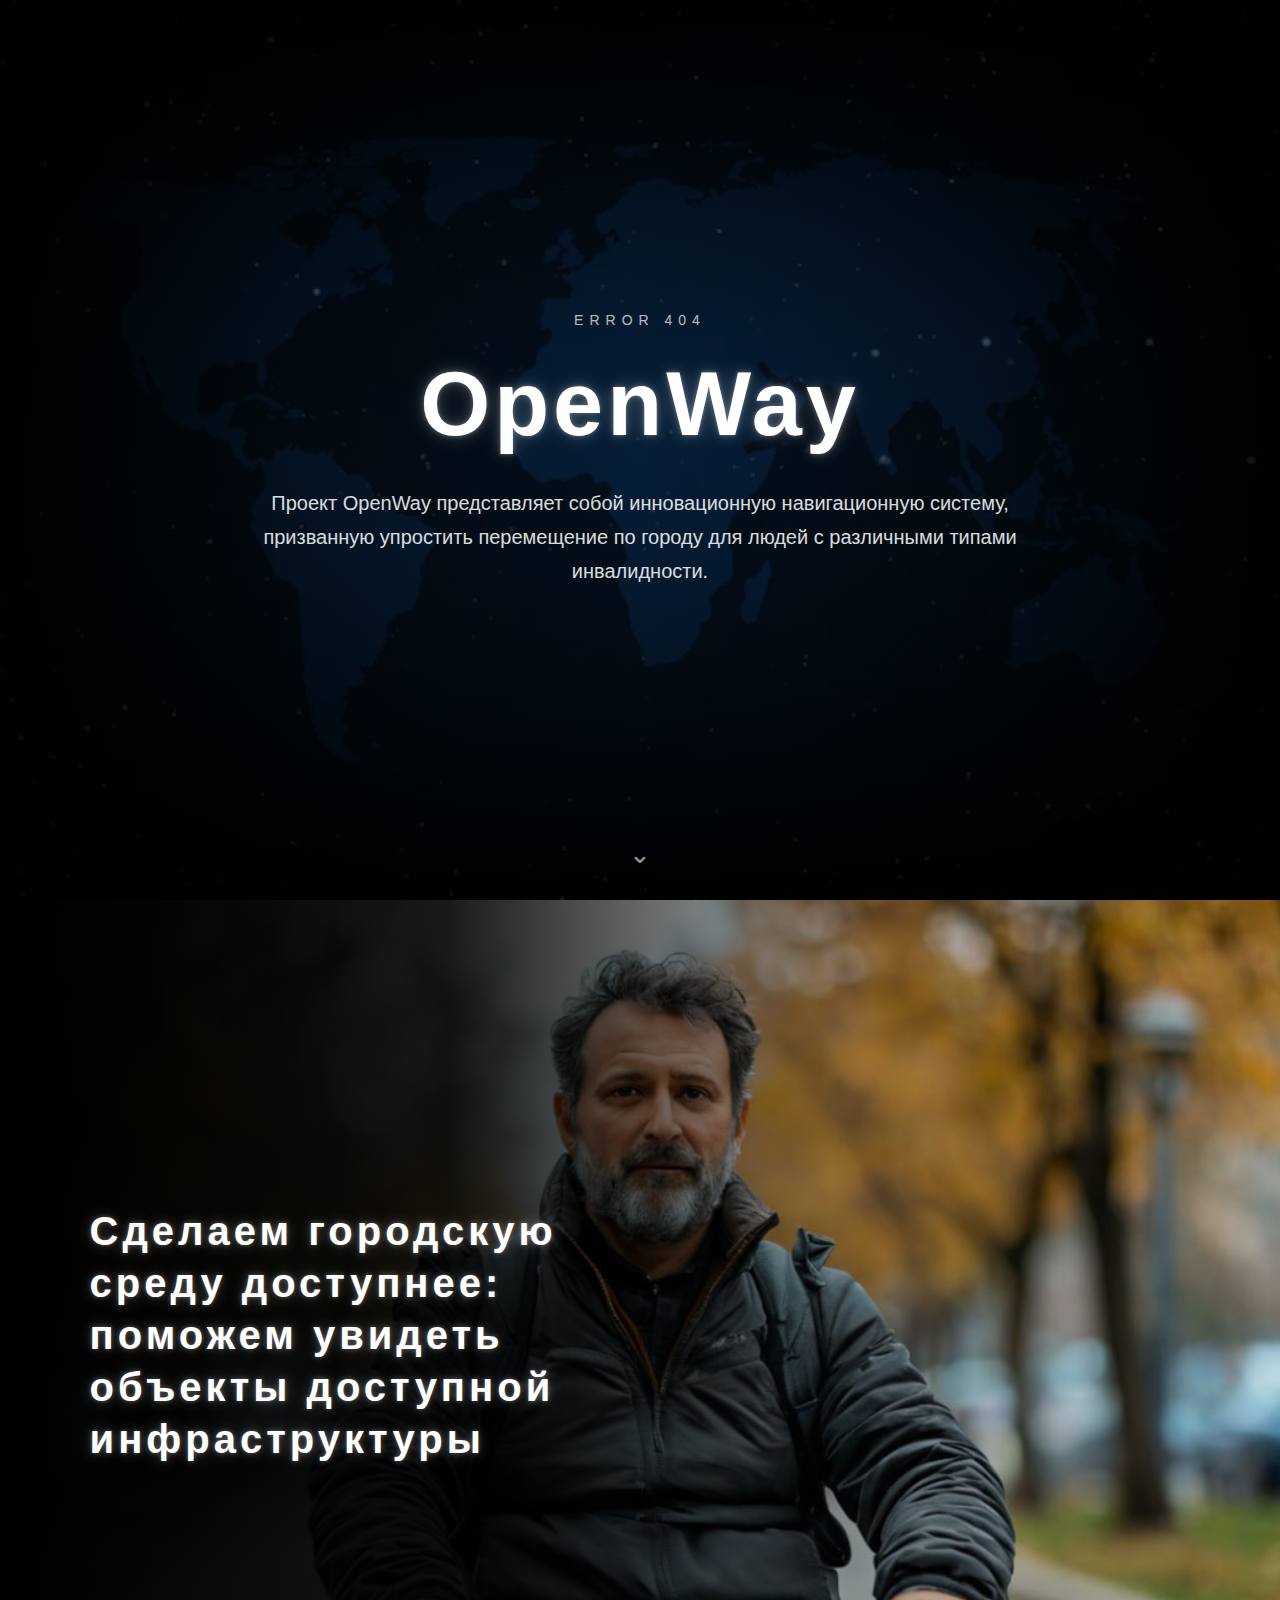
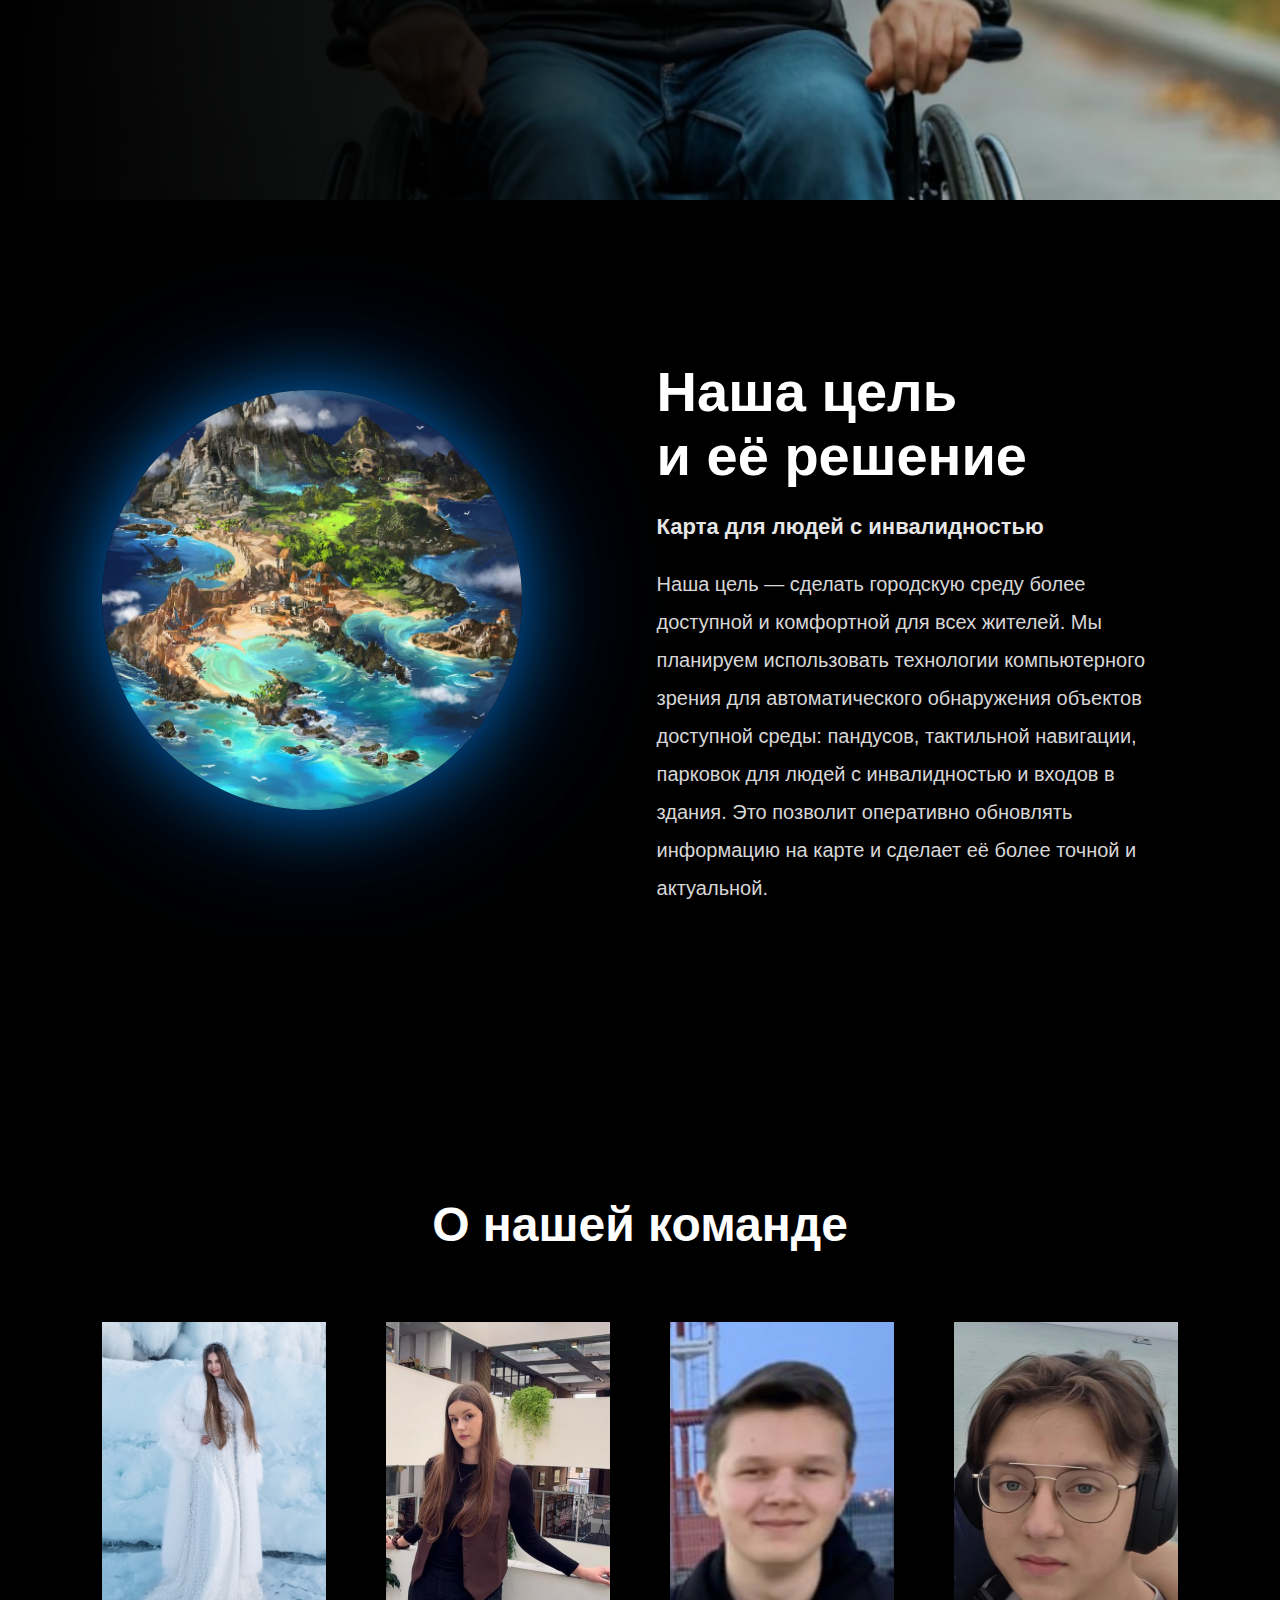
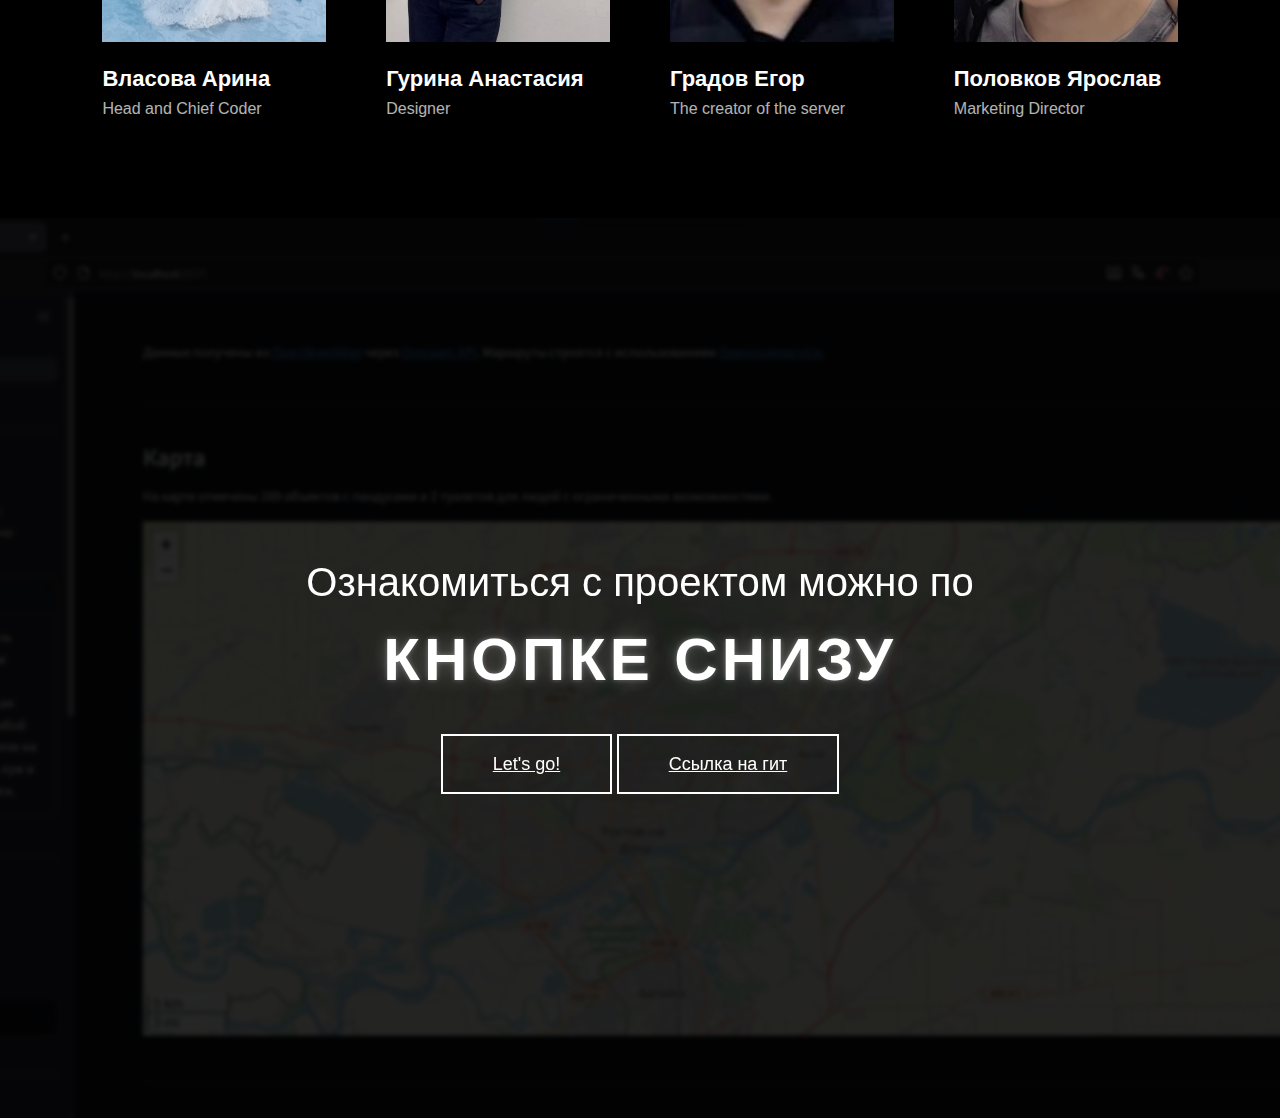
<file: index.html>
<!DOCTYPE html>
<html lang="ru">
<head>
    <meta charset="UTF-8">
    <meta name="viewport" content="width=device-width, initial-scale=1.0">
    <title>Error 404 | OpenWay</title>

    <!-- Твой Orbitron оставляю -->
    <link href="https://fonts.googleapis.com/css2?family=Orbitron:wght@500;700;900&display=swap" rel="stylesheet">

    <!-- Подключение внешнего CSS -->
    <link rel="stylesheet" href="style.css">
</head>

<body>

    <!-- 404 БЛОК -->
    <section class="error-section">
        <div class="container">
            <div class="teaam">ERROR 404</div>
            <h1>OpenWay</h1>
            <div class="description">
                Проект OpenWay представляет собой инновационную навигационную систему,
                призванную упростить перемещение по городу для людей с различными типами инвалидности.
            </div>
        </div>
        <div class="scroll">⌄</div>
    </section>

    <!-- HERO БЛОК -->
    <section class="hero">
        <div class="hero-content">
            <h1>
                Сделаем городскую среду доступнее:
                <span>поможем увидеть объекты доступной инфраструктуры</span>
            </h1>
        </div>
    </section>


    <section class="mission">
    <div class="mission-wrapper">

        <div class="mission-left">


        <div class="mission-circle">
            <img src="map.jpg" alt="Карта доступности">
        </div>

        </div>

        <div class="mission-right">
            
        <div class="mission-top">
            <h2>Наша цель<br>и её решение</h2>
            <div class="mission-subtitle">
            Карта для людей с инвалидностью
            </div>
        </div>
        <p>
            Наша цель — сделать городскую среду более доступной и комфортной 
            для всех жителей. Мы планируем использовать технологии компьютерного 
            зрения для автоматического обнаружения объектов доступной среды: 
            пандусов, тактильной навигации, парковок для людей с инвалидностью 
            и входов в здания. Это позволит оперативно обновлять информацию 
            на карте и сделает её более точной и актуальной.
        </p>
        </div>

    </div>
    </section>

    <section class="team">
  <h2 class="team-title">О нашей команде</h2>

  <div class="team-wrapper">

    <div class="team-card">
      <img src="arina.jpg" alt="">
      <h3>Власова Арина</h3>
      <p>Head and Chief Coder</p>
    </div>

    <div class="team-card">
      <img src="anastasia.jpg" alt="">
      <h3>Гурина Анастасия</h3>
      <p>Designer</p>
    </div>

    <div class="team-card">
      <img src="egor.jpg" alt="">
      <h3>Градов Егор</h3>
      <p>The creator of the server</p>
    </div>

    <div class="team-card">
      <img src="yaroslav.jpg" alt="">
      <h3>Половков Ярослав</h3>
      <p>Marketing Director</p>
    </div>

  </div>
</section>


<section class="final-section">
    <div class="final-content">
        <h2>Ознакомиться с проектом можно по</h2>
        <h1>КНОПКЕ СНИЗУ</h1>

        <a href="https://openway.streamlit.app/" target="_blank" class="final-btn">Let's go!</a>
        <a href="https://github.com/cod9xxx/StepFreeMap" target="_blank" class="final2-btn">Ссылка на гит</a>
    </div>
</section>
</body>
</html>
</file>
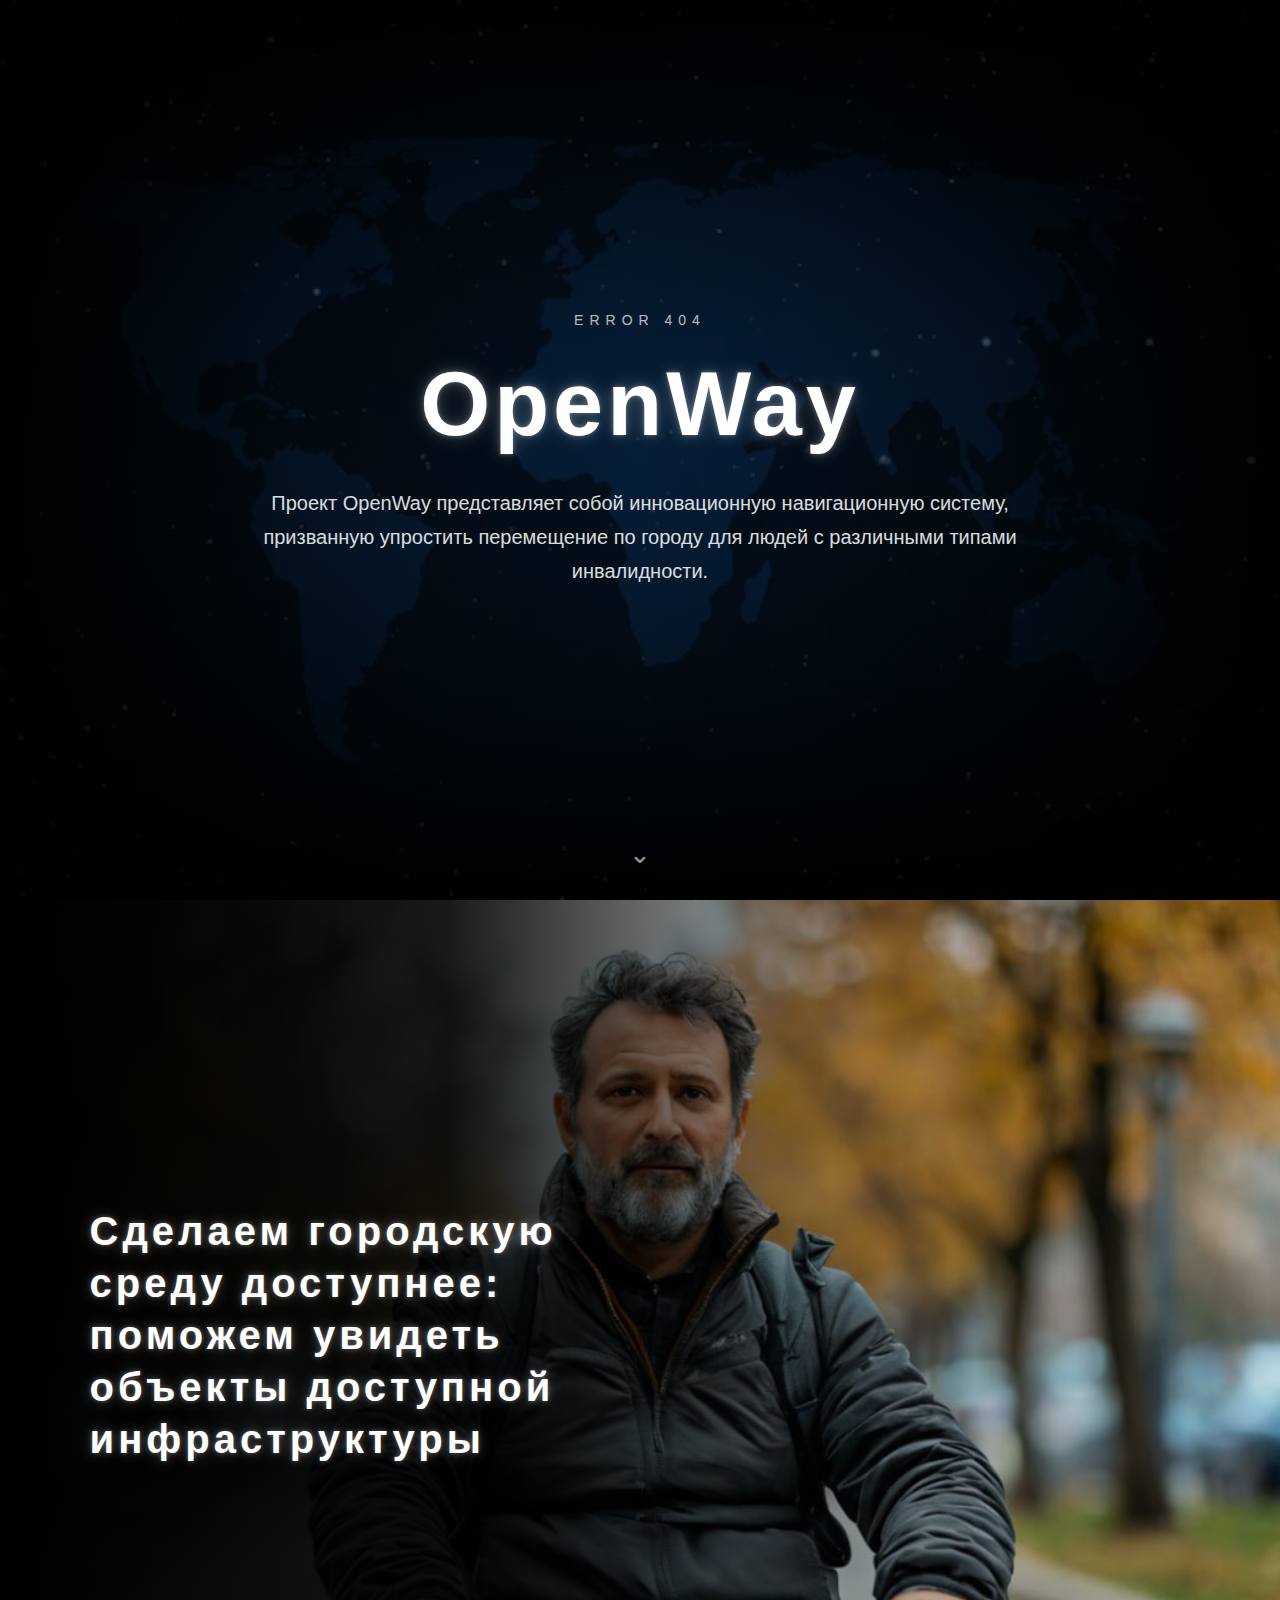
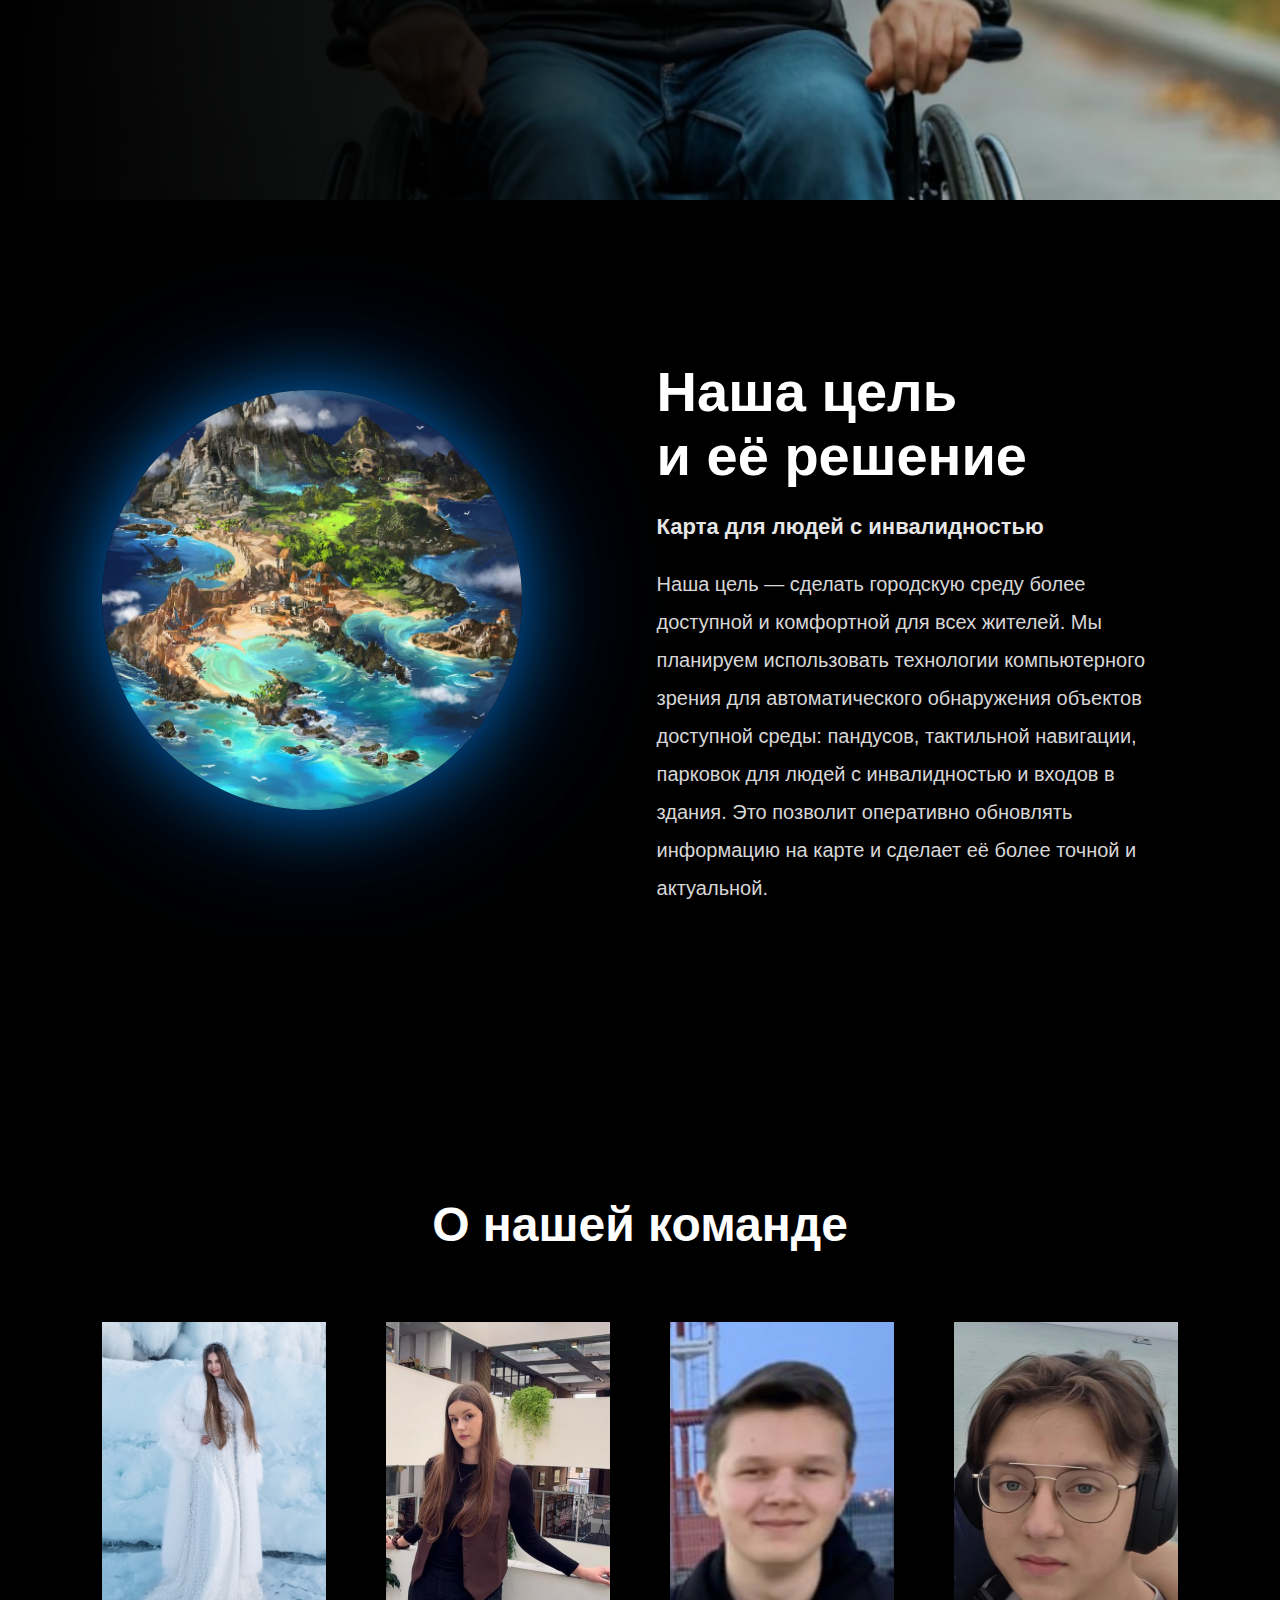
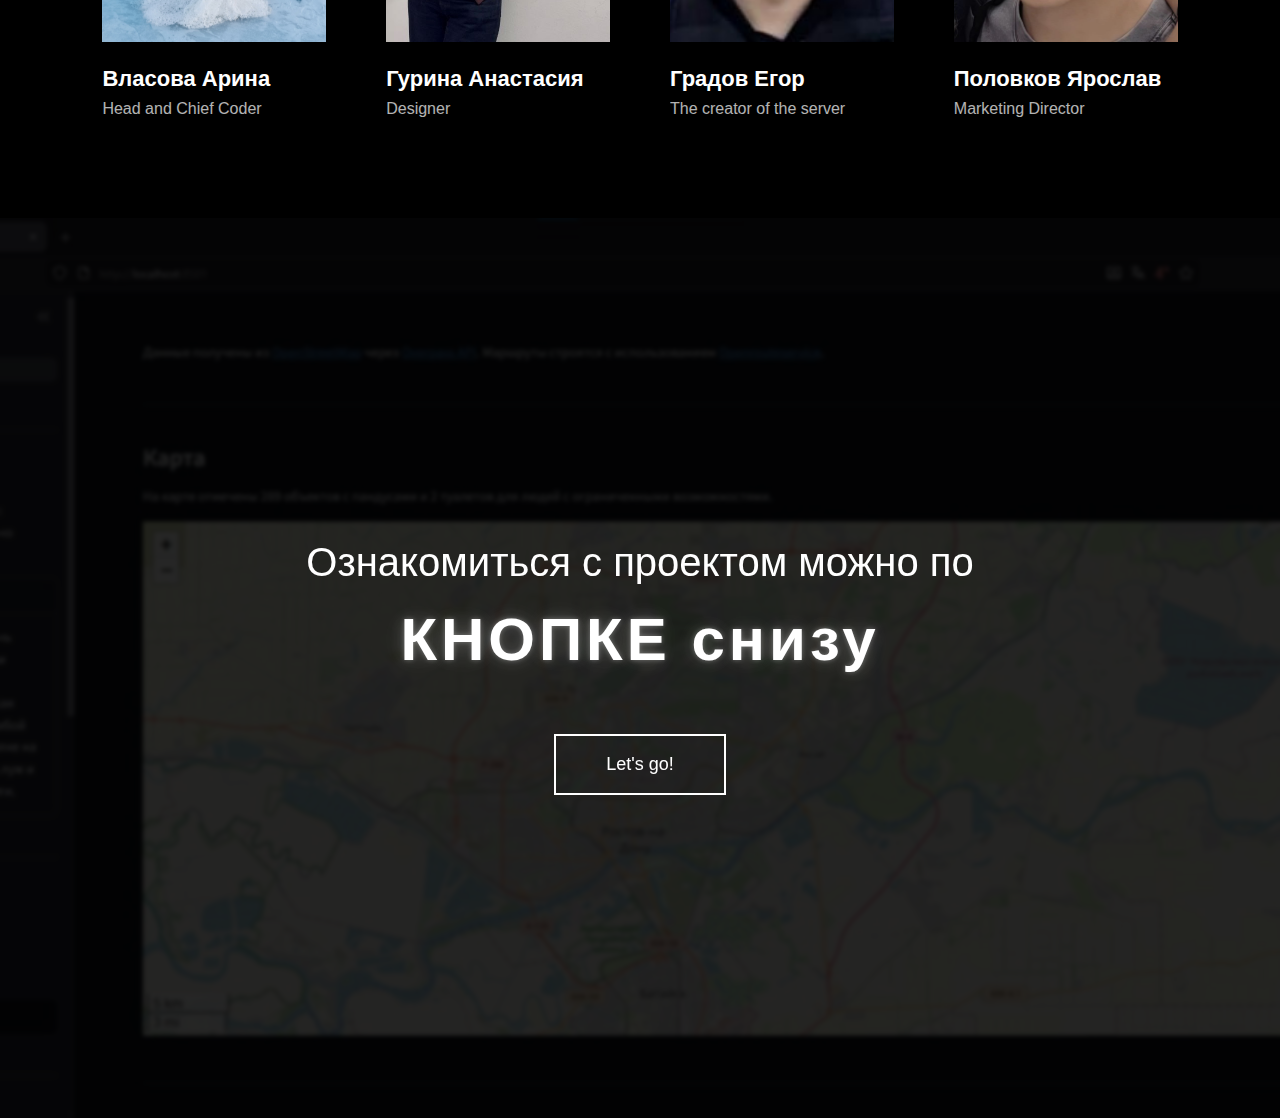
<file: back.html>
<!DOCTYPE html>
<html lang="ru">
<head>
    <meta charset="UTF-8">
    <meta name="viewport" content="width=device-width, initial-scale=1.0">
    <title>Error 404 | OpenWay</title>

    <!-- Твой Orbitron оставляю -->
    <link href="https://fonts.googleapis.com/css2?family=Orbitron:wght@500;700;900&display=swap" rel="stylesheet">

    <!-- Подключение внешнего CSS -->
    <link rel="stylesheet" href="style.css">
</head>

<body>

    <!-- 404 БЛОК -->
    <section class="error-section">
        <div class="container">
            <div class="teaam">ERROR 404</div>
            <h1>OpenWay</h1>
            <div class="description">
                Проект OpenWay представляет собой инновационную навигационную систему,
                призванную упростить перемещение по городу для людей с различными типами инвалидности.
            </div>
        </div>
        <div class="scroll">⌄</div>
    </section>

    <!-- HERO БЛОК -->
    <section class="hero">
        <div class="hero-content">
            <h1>
                Сделаем городскую среду доступнее:
                <span>поможем увидеть объекты доступной инфраструктуры</span>
            </h1>
        </div>
    </section>


    <section class="mission">
    <div class="mission-wrapper">

        <div class="mission-left">


        <div class="mission-circle">
            <img src="map.jpg" alt="Карта доступности">
        </div>

        </div>

        <div class="mission-right">
            
        <div class="mission-top">
            <h2>Наша цель<br>и её решение</h2>
            <div class="mission-subtitle">
            Карта для людей с инвалидностью
            </div>
        </div>
        <p>
            Наша цель — сделать городскую среду более доступной и комфортной 
            для всех жителей. Мы планируем использовать технологии компьютерного 
            зрения для автоматического обнаружения объектов доступной среды: 
            пандусов, тактильной навигации, парковок для людей с инвалидностью 
            и входов в здания. Это позволит оперативно обновлять информацию 
            на карте и сделает её более точной и актуальной.
        </p>
        </div>

    </div>
    </section>

    <section class="team">
  <h2 class="team-title">О нашей команде</h2>

  <div class="team-wrapper">

    <div class="team-card">
      <img src="arina.jpg" alt="">
      <h3>Власова Арина</h3>
      <p>Head and Chief Coder</p>
    </div>

    <div class="team-card">
      <img src="anastasia.jpg" alt="">
      <h3>Гурина Анастасия</h3>
      <p>Designer</p>
    </div>

    <div class="team-card">
      <img src="egor.jpg" alt="">
      <h3>Градов Егор</h3>
      <p>The creator of the server</p>
    </div>

    <div class="team-card">
      <img src="yaroslav.jpg" alt="">
      <h3>Половков Ярослав</h3>
      <p>Marketing Director</p>
    </div>

  </div>
</section>


<section class="final-section">
    <div class="final-content">
        <h2>Ознакомиться с проектом можно по</h2>
        <h1>КНОПКЕ снизу</h1>

        <button class="final-btn">Let's go!</button>
    </div>
</section>
</body>
</html>
</file>
<file: style.css>
/* БАЗА */
* {
    margin: 0;
    padding: 0;
    box-sizing: border-box;
    font-family: 'Montserrat', sans-serif;
}

body {
    background: #06152b;
    color: white;
}

/* ========================= */
/* 404 SECTION */
/* ========================= */

.error-section {
    position: relative;
    height: 100vh;
    background: url("word.avif") no-repeat center center;
    background-size: cover;
    display: flex;
    justify-content: center;
    align-items: center;
    text-align: center;
}

.error-section::before {
    content: "";
    position: absolute;
    inset: 0;
    background: radial-gradient(
        circle at center,
        rgba(0, 0, 0, 0.68) 0%,
        rgba(0, 0, 0, 0.75) 50%,
        rgba(0, 0, 0, 0.9) 100%
    );
}

.container {
    position: relative;
    z-index: 1;
    max-width: 900px;
    padding: 40px;
}

.teaam {
    font-size: 14px;
    letter-spacing: 6px;
    opacity: 0.7;
    margin-bottom: 25px;
}

h1 {
    font-size: 90px;
    font-weight: 700;
    margin-bottom: 30px;
    letter-spacing: 4px;
    position: relative;
    color: #ffffff;
    text-shadow:
        0 0 5px rgba(255, 255, 255, 0.3),
        0 0 15px rgba(255, 255, 255, 0.2),
        0 0 30px rgba(255, 255, 255, 0.1);
}

.description {
    font-size: 20px;
    line-height: 1.7;
    opacity: 0.85;
}

/* стрелка */
.scroll {
    position: absolute;
    bottom: 30px;
    left: 50%;
    transform: translateX(-50%);
    font-size: 26px;
    opacity: 0.6;
    z-index: 1;
    animation: bounce 2s infinite;
}

@keyframes bounce {
    0%,100% { transform: translate(-50%, 0); }
    50% { transform: translate(-50%, 10px); }
}

/* ========================= */
/* HERO SECTION */
/* ========================= */

.hero {
    position: relative;
    height: 100vh;
    background: url("inval.jpg") center/cover no-repeat;
    display: flex;
    align-items: center;
    padding-left: 7%;
    overflow: hidden;
}

.hero::before {
    content: "";
    position: absolute;
    inset: 0;
    background:
        linear-gradient(to right,
            rgba(0, 0, 0, 1) 0%,
            rgba(0, 0, 0, 0.9) 35%,
            rgba(0, 0, 0, 0.3) 65%,
            rgba(0, 0, 0, 0.1) 100%);
    z-index: 1;
}

.hero-content {
    position: relative;
    z-index: 2;
    max-width: 600px;
}

.hero h1 {
    font-size: 40px;
    line-height: 1.3;
    font-weight: 600;
}


.mission {
  background: #000000;
  padding: 10px 8%;
  color: #fff;
}

.mission-wrapper {
  max-width: 1400px;
  margin: 0 auto;
  display: flex;
  justify-content: space-between;
  align-items: flex-start;
  gap: 120px;
}

/* Левая колонка */
.mission-left {
  flex: 1;
  display: flex;
  flex-direction: column;
  align-items: flex-start;
}

/* Заголовок выше */
.mission-top {
  margin-top: 150px; 
  font-family: 'Montserrat', sans-serif;
  font-weight: 800;   /* важно */
}

.mission-top h2 {
  font-size: 56px;
  font-weight: 700;
  line-height: 1.15;
  margin-bottom: 25px;
  font-family: 'Montserrat', sans-serif;
  font-weight: 800;   /* важно */
}

.mission-subtitle {
  font-size: 22px;
  font-weight: 600;
  margin-bottom: 25px;
  opacity: 0.9;
  font-weight: 600;
}

/* Светящийся круг */
.mission-circle {
  width: 420px;
  height: 420px;
  border-radius: 50%;
  position: relative;
  display: flex;
  overflow: hidden;   /* ВОТ ЭТО ГЛАВНОЕ */
  align-items: center;
  justify-content: center;
  margin-top: 180px;

  /* мягкое голубое свечение */
  box-shadow:
    0 0 60px rgba(0, 140, 255, 0.5),
    0 0 120px rgba(0, 140, 255, 0.3),
    0 0 180px rgba(0, 140, 255, 0.2);

  background: radial-gradient(circle at center,
    rgba(0,140,255,0.15),
    rgba(0,140,255,0.05),
    transparent 70%);
}

/* Картинка внутри круга */
.mission-circle img {
  width: 75%;
  height: 75%;
  transform: scale(1.4); /* 1 = 100% */ 
  z-index: 2;
}

/* Правая колонка */
.mission-right {
  flex: 1.2;
  display: flex;
  margin-bottom: 180px;
  flex-direction: column;   /* колонка */}

.mission-right p {
  font-size: 20px;
  font-weight: 400;
  line-height: 1.9;
  color: rgba(255,255,255,0.85);
}
.team {
  background: #000;
  padding: 100px 8%;
  color: #fff;
  text-align: center;
}

.team-title {
  font-size: 48px;
  font-weight: 700;
  margin-bottom: 70px;
}

.team-wrapper {
  display: grid;
  grid-template-columns: repeat(4, 1fr);
  gap: 60px;
  max-width: 1400px;
  margin: 0 auto;
}

.team-card {
  text-align: left;
}

.team-card img {
  width: 100%;
  height: 320px;
  object-fit: cover;
  margin-bottom: 20px;
}

.team-card h3 {
  font-size: 22px;
  margin-bottom: 8px;
  font-weight: 600;
}

.team-card p {
  font-size: 16px;
  opacity: 0.7;
}

/* ========================= */
/* FINAL SECTION */
/* ========================= */

.final-section {
    position: relative;
    height: 100vh;
    background: url("map-bg.jpg") center/cover no-repeat;
    display: flex;
    justify-content: center;
    align-items: center;
    text-align: center;
    overflow: hidden;
}

/* затемнение */
.final-section::before {
    content: "";
    position: absolute;
    inset: 0;
    background: rgba(0, 0, 0, 0.85);
    backdrop-filter: blur(2px);
    z-index: 1;
}

.final-content {
    position: relative;
    z-index: 2;
}

.final-content h2 {
    font-size: 40px;
    font-weight: 400;
    margin-bottom: 20px;
}

.final-content h1 {
    font-size: 60px;
    margin-bottom: 60px;
}

/* кнопка */
.final-btn {
    padding: 18px 50px;
    font-size: 18px;
    border: 2px solid #ffffff;
    background: transparent;
    color: #ffffff;
    cursor: pointer;
    transition: all 0.3s ease;
}

/* ✨ подсветка при наведении */
.final-btn:hover {
    background: #008cff;
    border-color: #008cff;
    box-shadow: 0 0 20px rgba(0,140,255,0.6);
    transform: translateY(-3px);
}

/* кнопка */
.final2-btn {
    padding: 18px 50px;
    font-size: 18px;
    border: 2px solid #ffffff;
    background: transparent;
    color: #ffffff;
    cursor: pointer;
    transition: all 0.3s ease;
}

/* ✨ подсветка при наведении */
.final2-btn:hover {
    background: #008cff;
    border-color: #008cff;
    box-shadow: 0 0 20px rgba(0,140,255,0.6);
    transform: translateY(-3px);}
/* ========================= */
/* 📱 АДАПТАЦИЯ ДЛЯ МОБИЛКИ */
/* ========================= */

@media (max-width: 1024px) {

  /* 404 */
  h1 {
    font-size: 60px;
  }

  .description {
    font-size: 18px;
  }

  /* HERO */
  .hero {
    padding-left: 5%;
    padding-right: 5%;
    text-align: center;
  }

  .hero h1 {
    font-size: 28px;
  }

  /* MISSION */
  .mission-wrapper {
    flex-direction: column;
    gap: 60px;
  }

  .mission-left,
  .mission-right {
    width: 100%;
  }

  .mission-circle {
    width: 280px;
    height: 280px;
    margin: 0 auto;
  }

  .mission-top {
    margin-top: 40px;
    text-align: center;
  }

  .mission-top h2 {
    font-size: 36px;
  }

  .mission-right p {
    font-size: 16px;
    text-align: center;
  }

  /* TEAM */
  .team-wrapper {
    grid-template-columns: repeat(2, 1fr);
    gap: 30px;
  }

  .team-card img {
    height: 500px;
  }

  /* FINAL */
  .final-content h2 {
    font-size: 22px;
  }

  .final-content h1 {
    font-size: 32px;
  }

  .final-btn {
    padding: 14px 30px;
    font-size: 16px;
  }
  .final2-btn {
    padding: 14px 30px;
    font-size: 16px;
  }
}


/* 📱 Маленькие телефоны */
@media (max-width: 600px) {

  h1 {
    font-size: 42px;
  }

  .team-wrapper {
    grid-template-columns: 1fr;
  }

  .mission-circle {
    width: 220px;
    height: 220px;
  }

}
</file>
